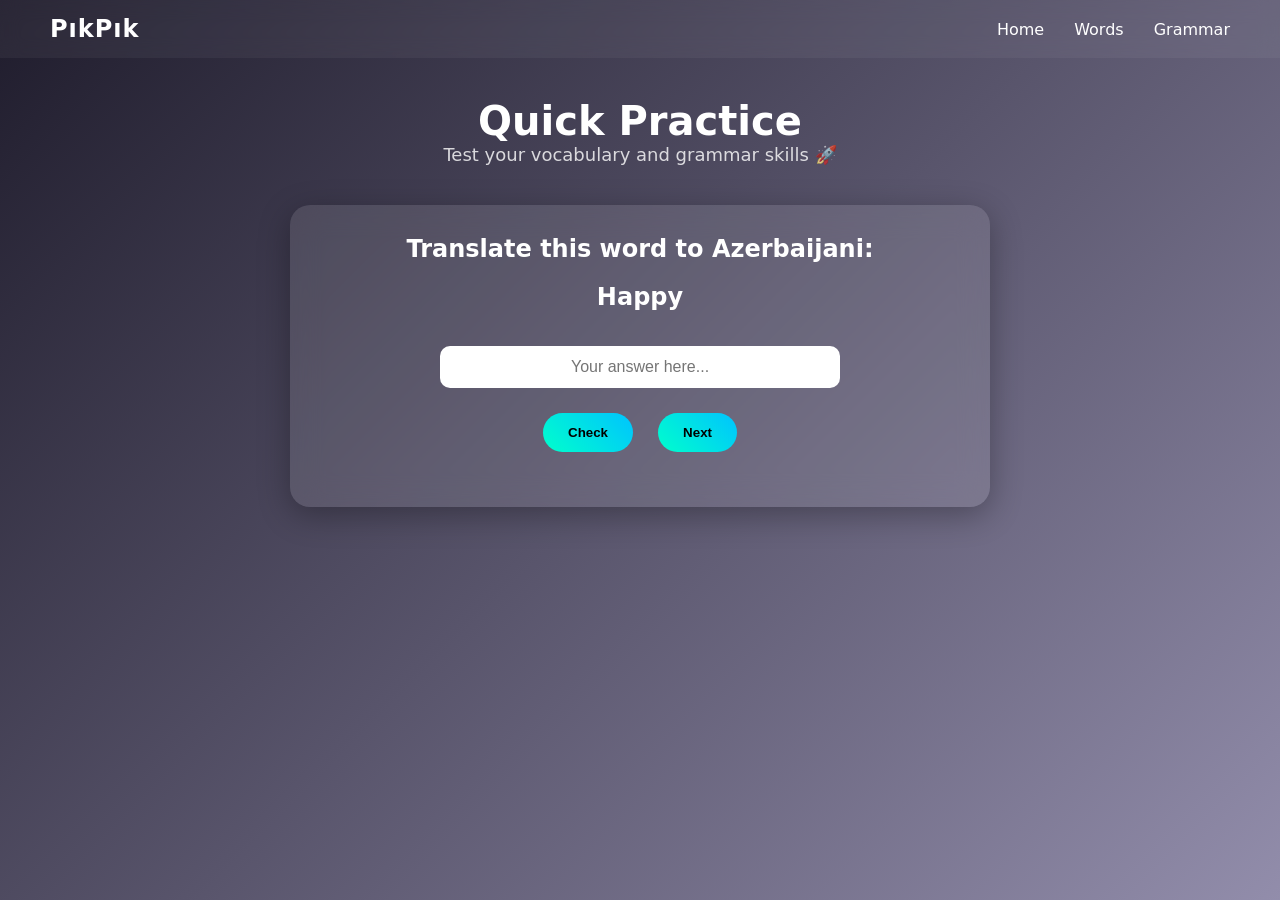
<file: index.html>
<!DOCTYPE html>
<html lang="az">
<head>
    <meta charset="UTF-8">
    <title>PıkPık English</title>
    <link rel="stylesheet" href="css/main.css">
</head>
<body>

<nav>
    <h2>PıkPık</h2>
    <ul>
        <li><a href="index.html">Home</a></li>
        <li><a href="vocab.html">Words</a></li>
        <li><a href="grammar.html">Grammar</a></li>
    </ul>
</nav>

<header>
    <h1>Quick Practice</h1>
    <p style="opacity:0.8;">Test your vocabulary and grammar skills 🚀</p>
</header>

<section>
    <h2>Translate this word to Azerbaijani:</h2>
    <p id="practiceWord" style="font-weight:bold; font-size:24px; margin:20px 0;">Click Next</p>
    <input type="text" id="userAnswer" placeholder="Your answer here...">
    <div>
        <button onclick="checkAnswer()">Check</button>
        <button onclick="nextWord()">Next</button>
    </div>
    <p id="feedback" style="margin-top:15px; font-weight:bold;"></p>
</section>

<script src="js/practice.js"></script>
</body>
</html>
</file>
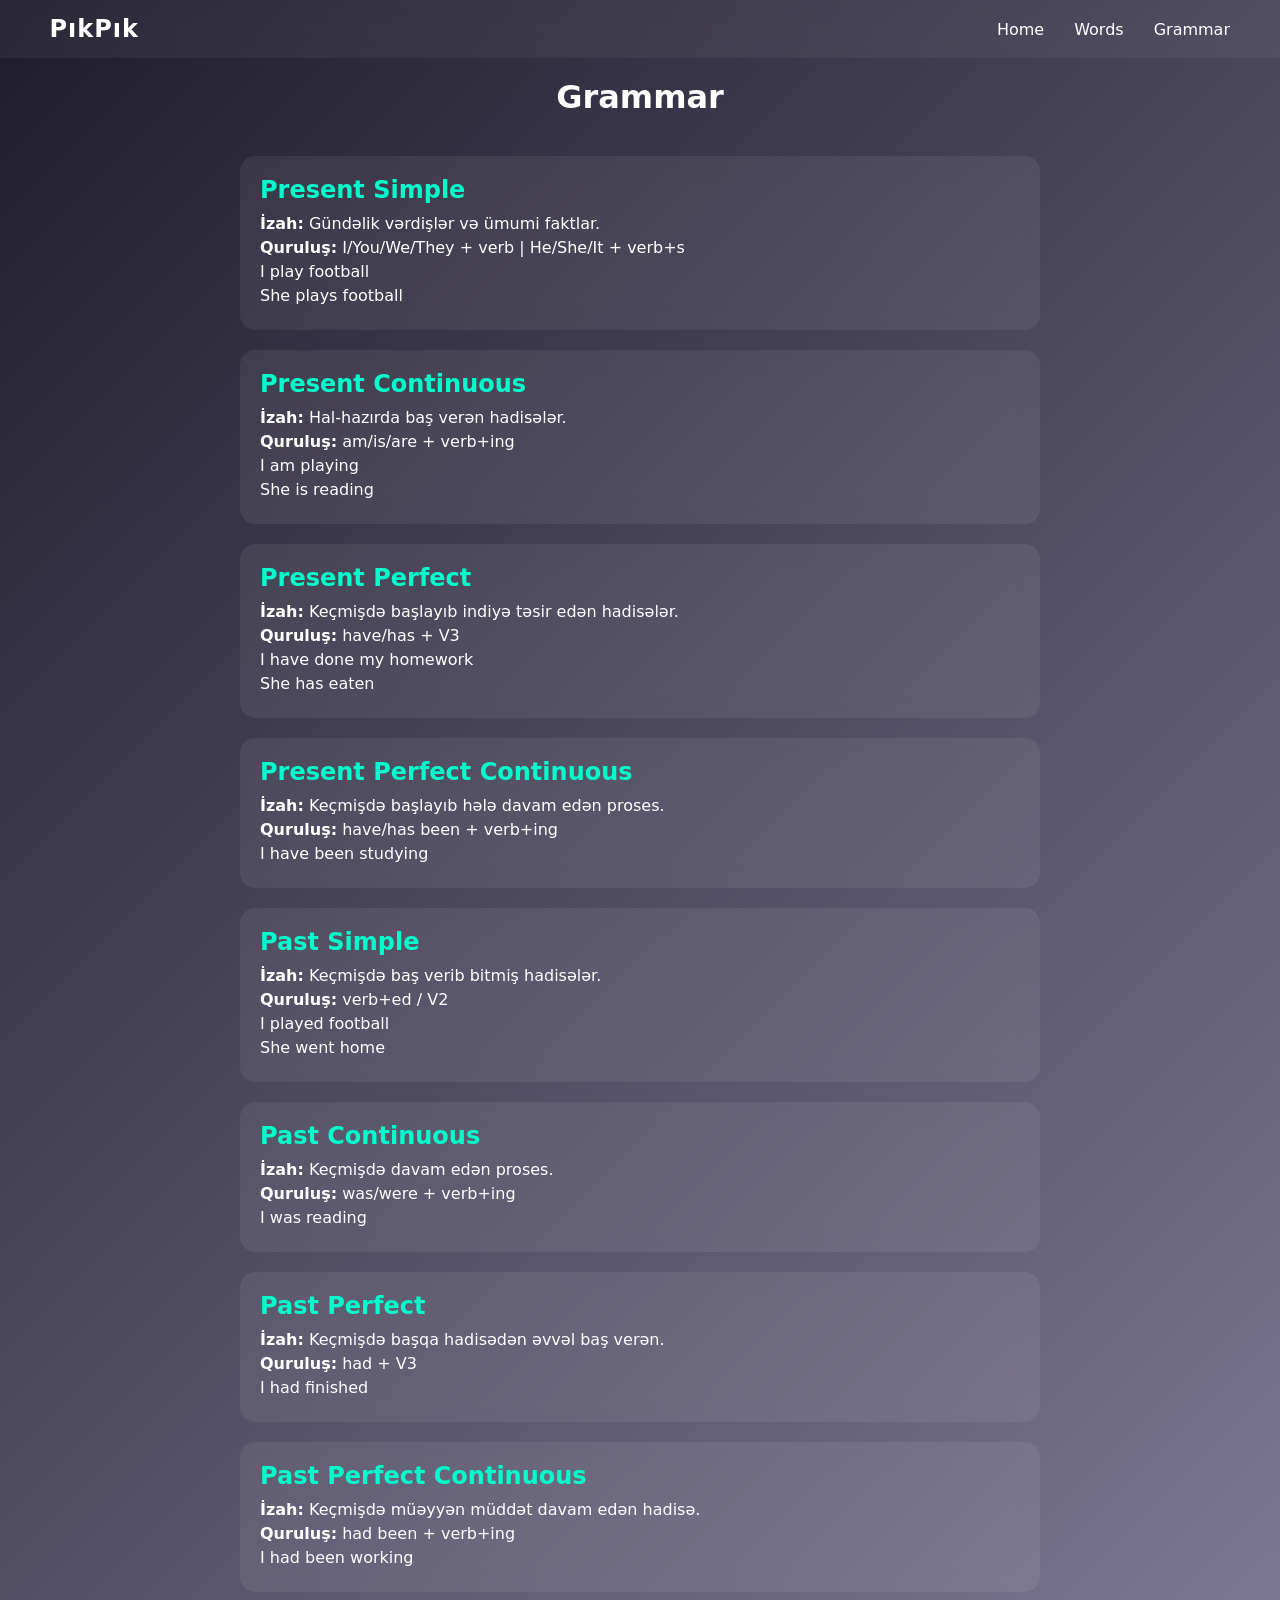
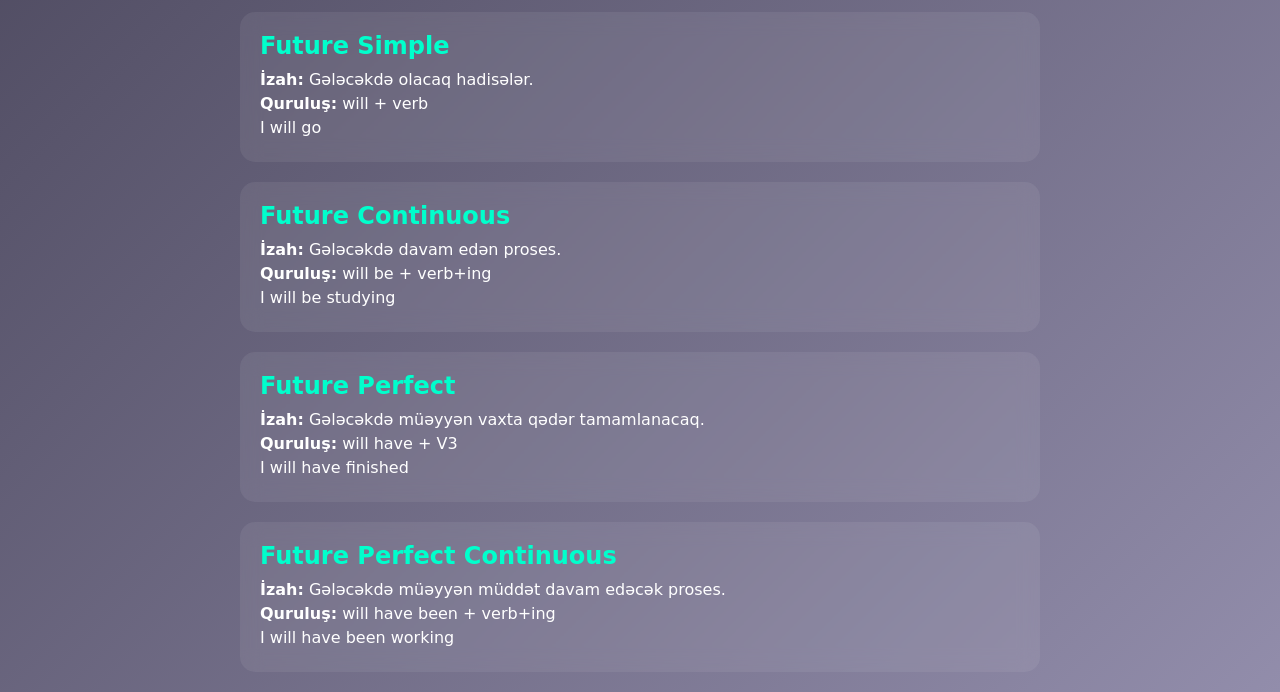
<file: grammar.html>
<!DOCTYPE html>
<html lang="az">
<head>
    <meta charset="UTF-8">
    <title>Grammar</title>
    <link rel="stylesheet" href="css/grammar.css">
</head>
<body>

<nav>
    <h2>PıkPık</h2>
    <ul>
        <li><a href="index.html">Home</a></li>
        <li><a href="vocab.html">Words</a></li>
        <li><a href="grammar.html">Grammar</a></li>
    </ul>
</nav>

<h1>Grammar</h1>

<div class="container">

    <!-- Present Simple -->
    <div class="section">
        <h2>Present Simple</h2>
        <p><strong>İzah:</strong> Gündəlik vərdişlər və ümumi faktlar.</p>
        <p><strong>Quruluş:</strong> I/You/We/They + verb | He/She/It + verb+s</p>
        <p>I play football</p>
        <p>She plays football</p>
    </div>

    <!-- Present Continuous -->
    <div class="section">
        <h2>Present Continuous</h2>
        <p><strong>İzah:</strong> Hal-hazırda baş verən hadisələr.</p>
        <p><strong>Quruluş:</strong> am/is/are + verb+ing</p>
        <p>I am playing</p>
        <p>She is reading</p>
    </div>

    <!-- Present Perfect -->
    <div class="section">
        <h2>Present Perfect</h2>
        <p><strong>İzah:</strong> Keçmişdə başlayıb indiyə təsir edən hadisələr.</p>
        <p><strong>Quruluş:</strong> have/has + V3</p>
        <p>I have done my homework</p>
        <p>She has eaten</p>
    </div>

    <!-- Present Perfect Continuous -->
    <div class="section">
        <h2>Present Perfect Continuous</h2>
        <p><strong>İzah:</strong> Keçmişdə başlayıb hələ davam edən proses.</p>
        <p><strong>Quruluş:</strong> have/has been + verb+ing</p>
        <p>I have been studying</p>
    </div>

    <!-- Past Simple -->
    <div class="section">
        <h2>Past Simple</h2>
        <p><strong>İzah:</strong> Keçmişdə baş verib bitmiş hadisələr.</p>
        <p><strong>Quruluş:</strong> verb+ed / V2</p>
        <p>I played football</p>
        <p>She went home</p>
    </div>

    <!-- Past Continuous -->
    <div class="section">
        <h2>Past Continuous</h2>
        <p><strong>İzah:</strong> Keçmişdə davam edən proses.</p>
        <p><strong>Quruluş:</strong> was/were + verb+ing</p>
        <p>I was reading</p>
    </div>

    <!-- Past Perfect -->
    <div class="section">
        <h2>Past Perfect</h2>
        <p><strong>İzah:</strong> Keçmişdə başqa hadisədən əvvəl baş verən.</p>
        <p><strong>Quruluş:</strong> had + V3</p>
        <p>I had finished</p>
    </div>

    <!-- Past Perfect Continuous -->
    <div class="section">
        <h2>Past Perfect Continuous</h2>
        <p><strong>İzah:</strong> Keçmişdə müəyyən müddət davam edən hadisə.</p>
        <p><strong>Quruluş:</strong> had been + verb+ing</p>
        <p>I had been working</p>
    </div>

    <!-- Future Simple -->
    <div class="section">
        <h2>Future Simple</h2>
        <p><strong>İzah:</strong> Gələcəkdə olacaq hadisələr.</p>
        <p><strong>Quruluş:</strong> will + verb</p>
        <p>I will go</p>
    </div>

    <!-- Future Continuous -->
    <div class="section">
        <h2>Future Continuous</h2>
        <p><strong>İzah:</strong> Gələcəkdə davam edən proses.</p>
        <p><strong>Quruluş:</strong> will be + verb+ing</p>
        <p>I will be studying</p>
    </div>

    <!-- Future Perfect -->
    <div class="section">
        <h2>Future Perfect</h2>
        <p><strong>İzah:</strong> Gələcəkdə müəyyən vaxta qədər tamamlanacaq.</p>
        <p><strong>Quruluş:</strong> will have + V3</p>
        <p>I will have finished</p>
    </div>

    <!-- Future Perfect Continuous -->
    <div class="section">
        <h2>Future Perfect Continuous</h2>
        <p><strong>İzah:</strong> Gələcəkdə müəyyən müddət davam edəcək proses.</p>
        <p><strong>Quruluş:</strong> will have been + verb+ing</p>
        <p>I will have been working</p>
    </div>

</div>

</body>
</html>
</file>
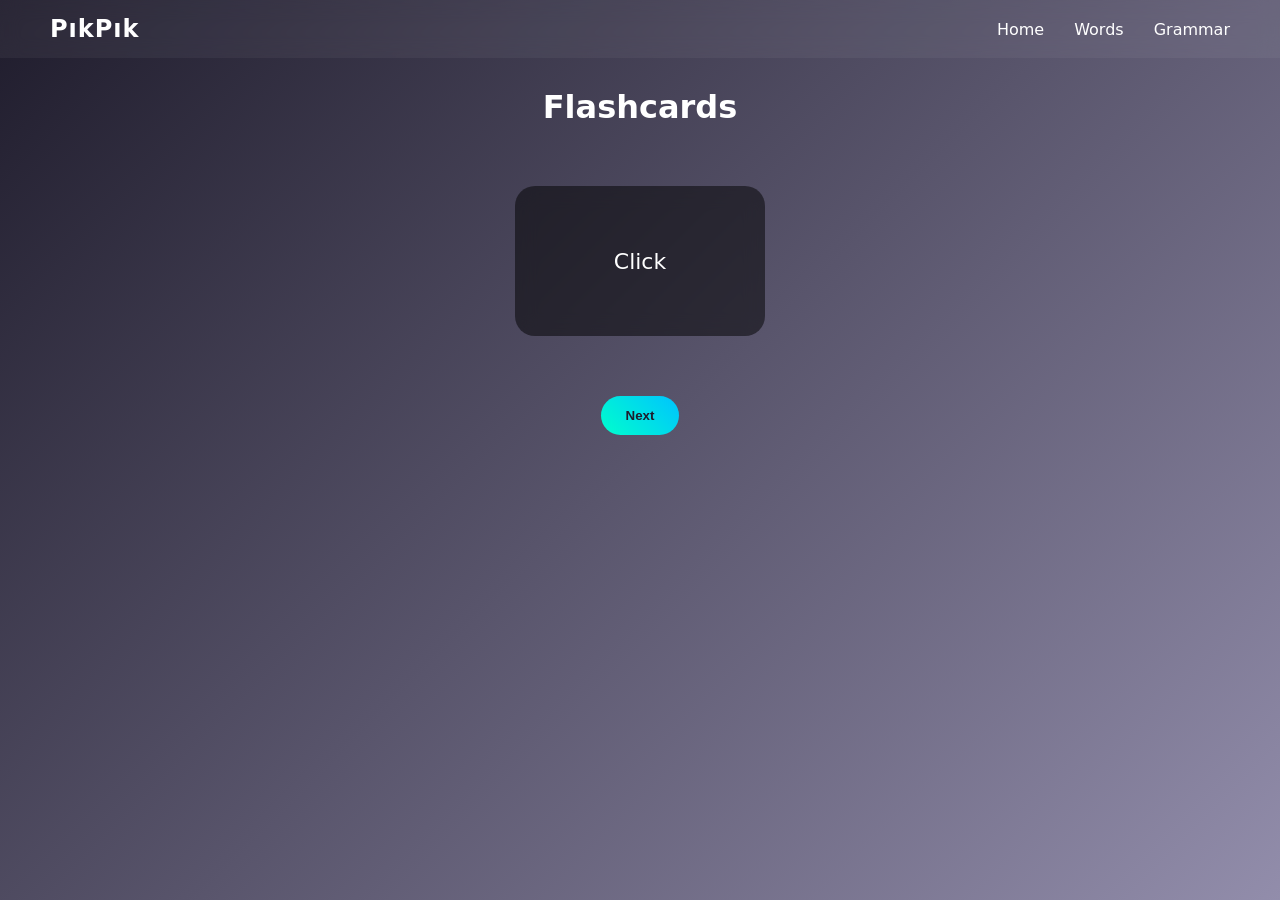
<file: vocab.html>
<!DOCTYPE html>
<html lang="az">
<head>
    <meta charset="UTF-8">
    <title>Words</title>
    <link rel="stylesheet" href="css/vocab.css">
</head>
<body>
<nav>
    <h2>PıkPık</h2>
    <ul>
        <li><a href="index.html">Home</a></li>
        <li><a href="vocab.html">Words</a></li>
        <li><a href="grammar.html">Grammar</a></li>
    </ul>
</nav>
<h1>Flashcards</h1>
<div class="card" onclick="flipCard()">
    <p id="cardText">Click</p>
</div>
<button onclick="nextCard()">Next</button>

<script src="js/vocab.js"></script>
</body>
</html>
</file>
<file: css/main.css>
/* --- Universal Reset --- */
* {
    margin: 0;
    padding: 0;
    box-sizing: border-box;
}

/* --- Body --- */
body {
    min-height: 100vh;
    background: linear-gradient(135deg, #1f1c2c, #928dab);
    color: white;
    font-family: system-ui, -apple-system, BlinkMacSystemFont, "Segoe UI", Roboto, Ubuntu, sans-serif;
    display: flex;
    flex-direction: column;
    align-items: center;
}

/* --- Navbar --- */
nav {
    width: 100%;
    display: flex;
    justify-content: space-between;
    align-items: center;
    padding: 15px 50px;
    backdrop-filter: blur(10px);
    background: rgba(255,255,255,0.05);
}

nav h2 {
    font-weight: bold;
    letter-spacing: 1px;
}

nav ul {
    list-style: none;
    display: flex;
    gap: 30px;
}

nav li {
    margin: 0;
}

nav a {
    text-decoration: none;
    color: white;
    font-weight: 500;
    transition: 0.3s;
}

nav a:hover {
    color: #00ffcc;
}

/* --- Header --- */
header {
    text-align: center;
    margin: 40px 0 20px 0;
}

header h1 {
    font-size: 40px;
}

header p {
    font-size: 18px;
    opacity: 0.8;
}

/* --- Section --- */
section {
    width: 90%;
    max-width: 700px;
    padding: 30px;
    margin: 20px auto;
    border-radius: 20px;
    background: rgba(255,255,255,0.1);
    backdrop-filter: blur(15px);
    box-shadow: 0 8px 32px rgba(0,0,0,0.3);
    text-align: center;
}

/* --- Input --- */
input[type="text"] {
    width: 80%;
    max-width: 400px;
    padding: 12px;
    margin: 15px 0;
    border-radius: 10px;
    border: none;
    outline: none;
    font-size: 16px;
    text-align: center;
}

/* --- Buttons --- */
button {
    padding: 12px 25px;
    margin: 10px;
    border-radius: 25px;
    border: none;
    background: linear-gradient(45deg, #00ffcc, #00c3ff);
    color: black;
    font-weight: bold;
    cursor: pointer;
    transition: 0.3s;
}

button:hover {
    transform: scale(1.05);
    box-shadow: 0 0 15px #00ffcc;
}

/* --- Feedback --- */
#feedback {
    font-size: 18px;
}
</file>
<file: css/grammar.css>
/* --- Universal Reset --- */
* {
    margin: 0;
    padding: 0;
    box-sizing: border-box;
}

/* --- Body --- */
body {
    min-height: 100vh;
    background: linear-gradient(135deg, #1f1c2c, #928dab);
    color: white;
    font-family: system-ui, -apple-system, BlinkMacSystemFont, "Segoe UI", Roboto, Ubuntu, sans-serif;
    display: flex;
    flex-direction: column;
    align-items: center;
}

/* --- Navbar --- */
nav {
    width: 100%;
    display: flex;
    justify-content: space-between;
    align-items: center;
    padding: 15px 50px;
    backdrop-filter: blur(10px);
    background: rgba(255,255,255,0.05);
}

nav h2 {
    font-weight: bold;
    letter-spacing: 1px;
}

nav ul {
    list-style: none;
    display: flex;
    gap: 30px;
}

nav a {
    text-decoration: none;
    color: white;
    font-weight: 500;
    transition: 0.3s;
}

nav a:hover {
    color: #00ffcc;
}

/* --- Main Title --- */
h1 {
    margin: 20px 0;
}

/* --- Container --- */
.container {
    width: 80%;
    max-width: 800px;
}

/* --- Section Cards --- */
.section {
    background: rgba(255,255,255,0.07);
    padding: 20px;
    margin: 20px 0;
    border-radius: 15px;
    backdrop-filter: blur(10px);
    text-align: left;
}

/* --- Headings --- */
.section h2 {
    color: #00ffcc;
    margin-bottom: 10px;
}

.section h3 {
    margin-top: 10px;
    color: #cccccc;
}

/* --- Text --- */
.section p {
    margin: 5px 0;
    font-size: 16px;
}
</file>
<file: css/vocab.css>
/* --- Universal Reset --- */
* {
    margin: 0;
    padding: 0;
    box-sizing: border-box;
}

/* --- Body --- */
body {
    min-height: 100vh;
    background: linear-gradient(135deg, #1f1c2c, #928dab);
    color: white;
    font-family: system-ui, -apple-system, BlinkMacSystemFont, "Segoe UI", Roboto, Ubuntu, sans-serif;
    display: flex;
    flex-direction: column;
    align-items: center;
    text-align: center;
}

/* --- Navbar --- */
nav {
    width: 100%;
    display: flex;
    justify-content: space-between; /* PıkPık solda, linklər sağda */
    align-items: center;
    padding: 15px 50px;
    backdrop-filter: blur(10px);
    background: rgba(255,255,255,0.05);
}

nav h2 {
    font-weight: bold;
    letter-spacing: 1px;
}

nav ul {
    list-style: none;
    display: flex;
    gap: 30px;
}

nav li {
    margin: 0;
}

nav a {
    text-decoration: none;
    color: white;
    font-weight: 500;
    transition: 0.3s;
}

nav a:hover {
    color: #00ffcc;
}
/* --- Başlıq --- */
h1 {
    margin: 30px 0 20px 0;
}

/* --- Flashcard --- */
.card {
    width: 250px;
    height: 150px;
    margin: 40px auto;
    border-radius: 20px;
    background: rgba(0,0,0,0.5); /* tünd fon */
    display: flex;
    justify-content: center;
    align-items: center;
    font-size: 22px;
    cursor: pointer;
    backdrop-filter: blur(10px);
    transition: transform 0.3s, box-shadow 0.3s;
}

.card:hover {
    transform: scale(1.05);
    box-shadow: 0 0 15px #00ffcc;
}

/* --- Next Button --- */
button {
    padding: 12px 25px;
    margin: 20px auto;
    border-radius: 25px;
    border: none;
    background: linear-gradient(45deg,#00ffcc,#00c3ff);
    color: #1f1c2c;
    font-weight: bold;
    cursor: pointer;
    transition: transform 0.3s, box-shadow 0.3s;
    display: block;
}

button:hover {
    transform: scale(1.05);
    box-shadow: 0 0 15px #00ffcc;
}
</file>
